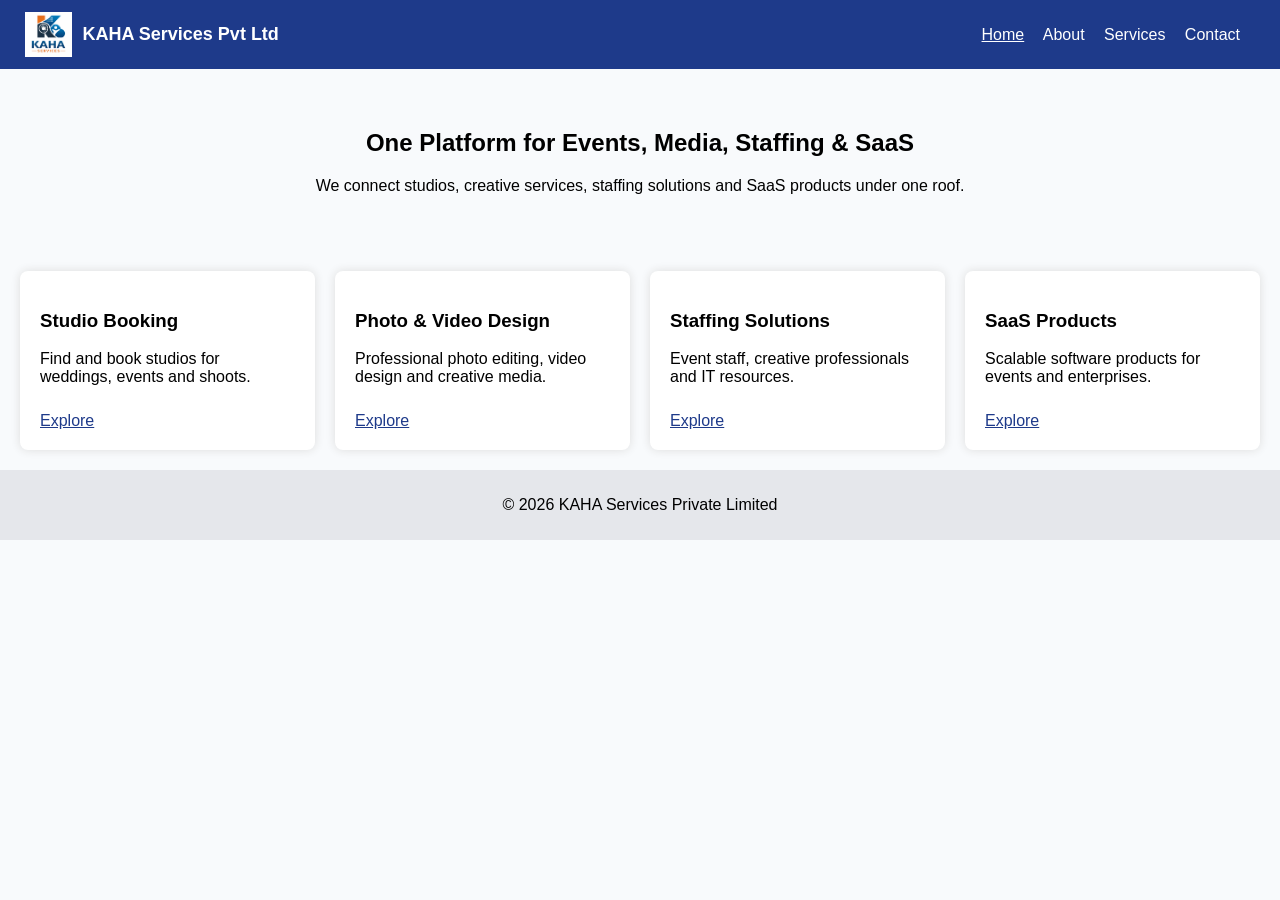
<file: index.html>
<!DOCTYPE html>
<html lang="en">
<head>
  <meta charset="UTF-8">
  <title>KAHA Services Private Limited</title>
  <link rel="stylesheet" href="css/style.css">
</head>
<body>

 <header class="navbar">
  <div class="logo">
    <img src="assets/images/kaha.png" alt="KAHA Logo">
    <span>KAHA Services Pvt Ltd</span>
  </div>

  <nav>
    <a href="index.html">Home</a>
    <a href="about.html">About</a>
    <a href="services.html" class="active">Services</a>
    <a href="contact.html">Contact</a>
  </nav>
</header>

<section class="hero">
  <h2>One Platform for Events, Media, Staffing & SaaS</h2>
  <p>We connect studios, creative services, staffing solutions and SaaS products under one roof.</p>
</section>

<section class="cards">
  <div class="card">
    <h3>Studio Booking</h3>
    <p>Find and book studios for weddings, events and shoots.</p>
    <a href="studios.html">Explore</a>
  </div>

  <div class="card">
    <h3>Photo & Video Design</h3>
    <p>Professional photo editing, video design and creative media.</p>
    <a href="media-design.html">Explore</a>
  </div>

  <div class="card">
    <h3>Staffing Solutions</h3>
    <p>Event staff, creative professionals and IT resources.</p>
    <a href="staffing.html">Explore</a>
  </div>

  <div class="card">
    <h3>SaaS Products</h3>
    <p>Scalable software products for events and enterprises.</p>
    <a href="saas.html">Explore</a>
  </div>
</section>

<footer>
  <p>© 2026 KAHA Services Private Limited</p>
</footer>

<script src="js/main.js"></script>
</body>
</html>
</file>
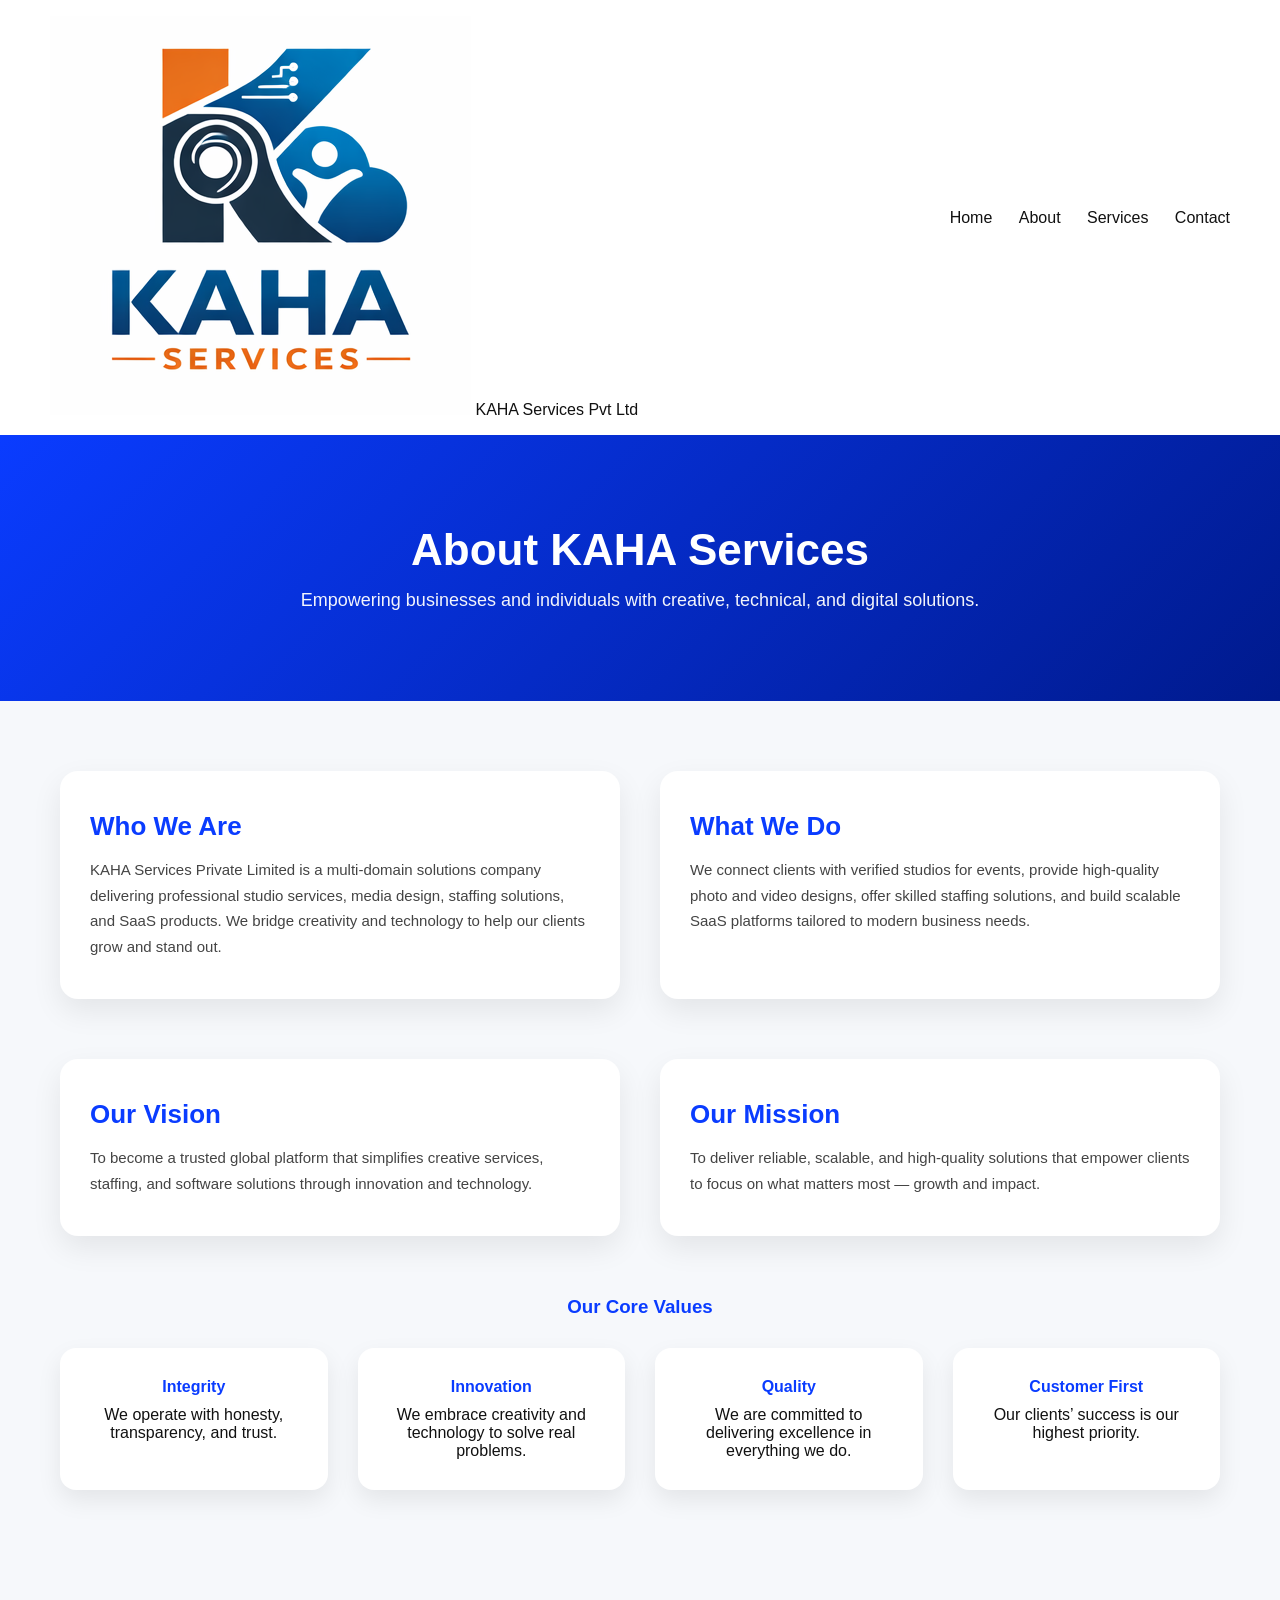
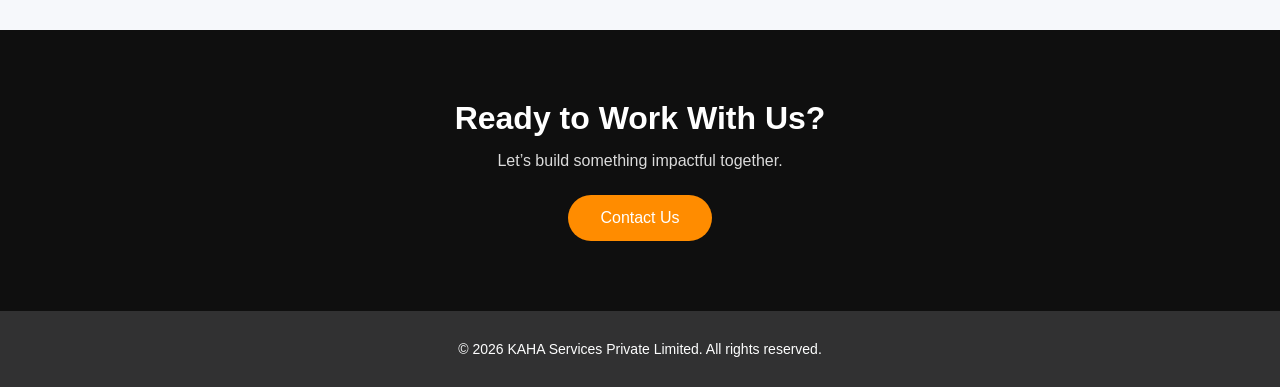
<file: about.html>
<!DOCTYPE html>
<html lang="en">
<head>
  <meta charset="UTF-8">
  <title>About Us | KAHA Services Pvt Ltd</title>
  <meta name="viewport" content="width=device-width, initial-scale=1.0">

  <style>
    :root {
      --primary: #0a3cff;
      --secondary: #ff8c00;
      --dark: #111;
      --light: #f6f8fb;
    }

    * {
      margin: 0;
      padding: 0;
      box-sizing: border-box;
      font-family: "Segoe UI", sans-serif;
    }

    body {
      background: var(--light);
      color: var(--dark);
    }

    header {
      background: white;
      padding: 16px 50px;
      display: flex;
      justify-content: space-between;
      align-items: center;
      box-shadow: 0 4px 12px rgba(0,0,0,0.06);
    }

    header h1 {
      color: var(--primary);
      font-weight: 700;
    }

    nav a {
      margin-left: 22px;
      text-decoration: none;
      color: var(--dark);
      font-weight: 500;
    }

    nav a:hover {
      color: var(--primary);
    }

    .hero {
      background: linear-gradient(135deg, #0a3cff, #001a8d);
      color: white;
      padding: 90px 20px;
      text-align: center;
    }

    .hero h2 {
      font-size: 44px;
      margin-bottom: 15px;
    }

    .hero p {
      font-size: 18px;
      max-width: 750px;
      margin: auto;
      opacity: 0.95;
    }

    .container {
      max-width: 1200px;
      margin: auto;
      padding: 70px 20px;
    }

    .about-section {
      display: grid;
      grid-template-columns: repeat(auto-fit, minmax(300px, 1fr));
      gap: 40px;
      margin-bottom: 60px;
    }

    .about-card {
      background: white;
      border-radius: 18px;
      padding: 40px 30px;
      box-shadow: 0 12px 30px rgba(0,0,0,0.08);
    }

    .about-card h3 {
      color: var(--primary);
      font-size: 26px;
      margin-bottom: 15px;
    }

    .about-card p {
      font-size: 15px;
      line-height: 1.7;
      color: #444;
    }

    .values {
      display: grid;
      grid-template-columns: repeat(auto-fit, minmax(250px, 1fr));
      gap: 30px;
    }

    .value-box {
      background: white;
      padding: 30px;
      border-radius: 16px;
      text-align: center;
      box-shadow: 0 10px 25px rgba(0,0,0,0.08);
      transition: transform 0.3s ease;
    }

    .value-box:hover {
      transform: translateY(-8px);
    }

    .value-box h4 {
      color: var(--primary);
      margin-bottom: 10px;
    }

    .cta {
      background: #0f0f0f;
      color: white;
      padding: 70px 20px;
      text-align: center;
      margin-top: 70px;
    }

    .cta h3 {
      font-size: 32px;
      margin-bottom: 15px;
    }

    .cta p {
      font-size: 16px;
      margin-bottom: 25px;
      opacity: 0.85;
    }

    .cta button {
      background: var(--secondary);
      border: none;
      padding: 14px 32px;
      font-size: 16px;
      color: white;
      border-radius: 40px;
      cursor: pointer;
    }

    .cta button:hover {
      background: #e67600;
    }

    footer {
      background: #000;
      color: white;
      padding: 30px;
      text-align: center;
      font-size: 14px;
      opacity: 0.8;
    }
  </style>
</head>

<body>

 <header class="navbar">
  <div class="logo">
    <img src="assets/images/kaha.png" alt="KAHA Logo">
    <span>KAHA Services Pvt Ltd</span>
  </div>

  <nav>
    <a href="index.html">Home</a>
    <a href="about.html">About</a>
    <a href="services.html" class="active">Services</a>
    <a href="contact.html">Contact</a>
  </nav>
</header>

<section class="hero">
  <h2>About KAHA Services</h2>
  <p>Empowering businesses and individuals with creative, technical, and digital solutions.</p>
</section>

<section class="container">

  <div class="about-section">
    <div class="about-card">
      <h3>Who We Are</h3>
      <p>
        KAHA Services Private Limited is a multi-domain solutions company delivering professional
        studio services, media design, staffing solutions, and SaaS products. We bridge creativity
        and technology to help our clients grow and stand out.
      </p>
    </div>

    <div class="about-card">
      <h3>What We Do</h3>
      <p>
        We connect clients with verified studios for events, provide high-quality photo and video
        designs, offer skilled staffing solutions, and build scalable SaaS platforms tailored to
        modern business needs.
      </p>
    </div>
  </div>

  <div class="about-section">
    <div class="about-card">
      <h3>Our Vision</h3>
      <p>
        To become a trusted global platform that simplifies creative services, staffing, and
        software solutions through innovation and technology.
      </p>
    </div>

    <div class="about-card">
      <h3>Our Mission</h3>
      <p>
        To deliver reliable, scalable, and high-quality solutions that empower clients to focus
        on what matters most — growth and impact.
      </p>
    </div>
  </div>

  <h3 style="text-align:center;color:#0a3cff;margin-bottom:30px;">Our Core Values</h3>
  <div class="values">
    <div class="value-box">
      <h4>Integrity</h4>
      <p>We operate with honesty, transparency, and trust.</p>
    </div>
    <div class="value-box">
      <h4>Innovation</h4>
      <p>We embrace creativity and technology to solve real problems.</p>
    </div>
    <div class="value-box">
      <h4>Quality</h4>
      <p>We are committed to delivering excellence in everything we do.</p>
    </div>
    <div class="value-box">
      <h4>Customer First</h4>
      <p>Our clients’ success is our highest priority.</p>
    </div>
  </div>

</section>

<section class="cta">
  <h3>Ready to Work With Us?</h3>
  <p>Let’s build something impactful together.</p>
  <button onclick="contactUs()">Contact Us</button>
</section>

<footer>
  © 2026 KAHA Services Private Limited. All rights reserved.
</footer>

<script>
  function contactUs() {
    window.location.href = "contact.html";
  }
</script>

</body>
</html>
</file>
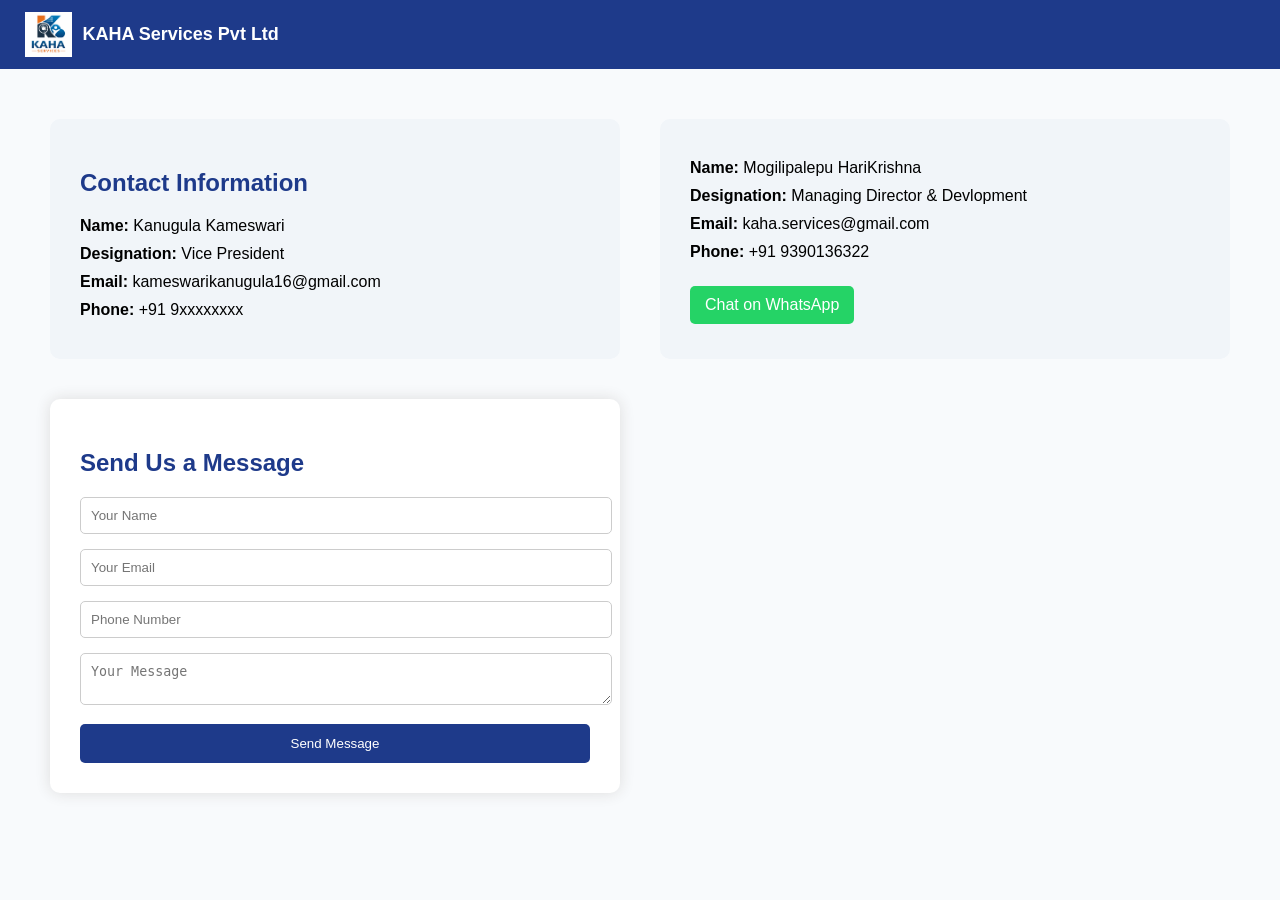
<file: contact.html>
<!DOCTYPE html>
<html>
<head>
  <title>Contact | KAHA Services</title>
  <link rel="stylesheet" href="css/style.css">
</head>
<body>

<header class="navbar">
  <div class="logo">
    <img src="assets/images/kaha.png">
    <span>KAHA Services Pvt Ltd</span>
  </div>
</header>

<section class="contact-container">
  <div class="contact-info">
    <h2>Contact Information</h2>
    <p><strong>Name:</strong> Kanugula Kameswari</p>
    <p> <strong>Designation:</strong> Vice President </p>
    <p><strong>Email:</strong> kameswarikanugula16@gmail.com</p>
    <p><strong>Phone:</strong> +91 9xxxxxxxx</p>
  </div>
  <div class="contact-info">
    <p><strong>Name:</strong> Mogilipalepu HariKrishna</p>
    <p> <strong>Designation:</strong> Managing Director & Devlopment </p>
    <p><strong>Email:</strong> kaha.services@gmail.com</p>
    <p><strong>Phone:</strong> +91 9390136322</p>

    <a class="whatsapp" href="https://wa.me/919390136322" target="_blank">
      Chat on WhatsApp
    </a>
  </div>

  

  <form class="contact-form" onsubmit="submitForm(event)">
    <h2>Send Us a Message</h2>

    <input type="text" placeholder="Your Name" required>
    <input type="email" placeholder="Your Email" required>
    <input type="tel" placeholder="Phone Number">
    <textarea placeholder="Your Message" required></textarea>

    <button type="submit">Send Message</button>
  </form>
</section>

<script src="js/main.js"></script>
</body>
</html>
</file>
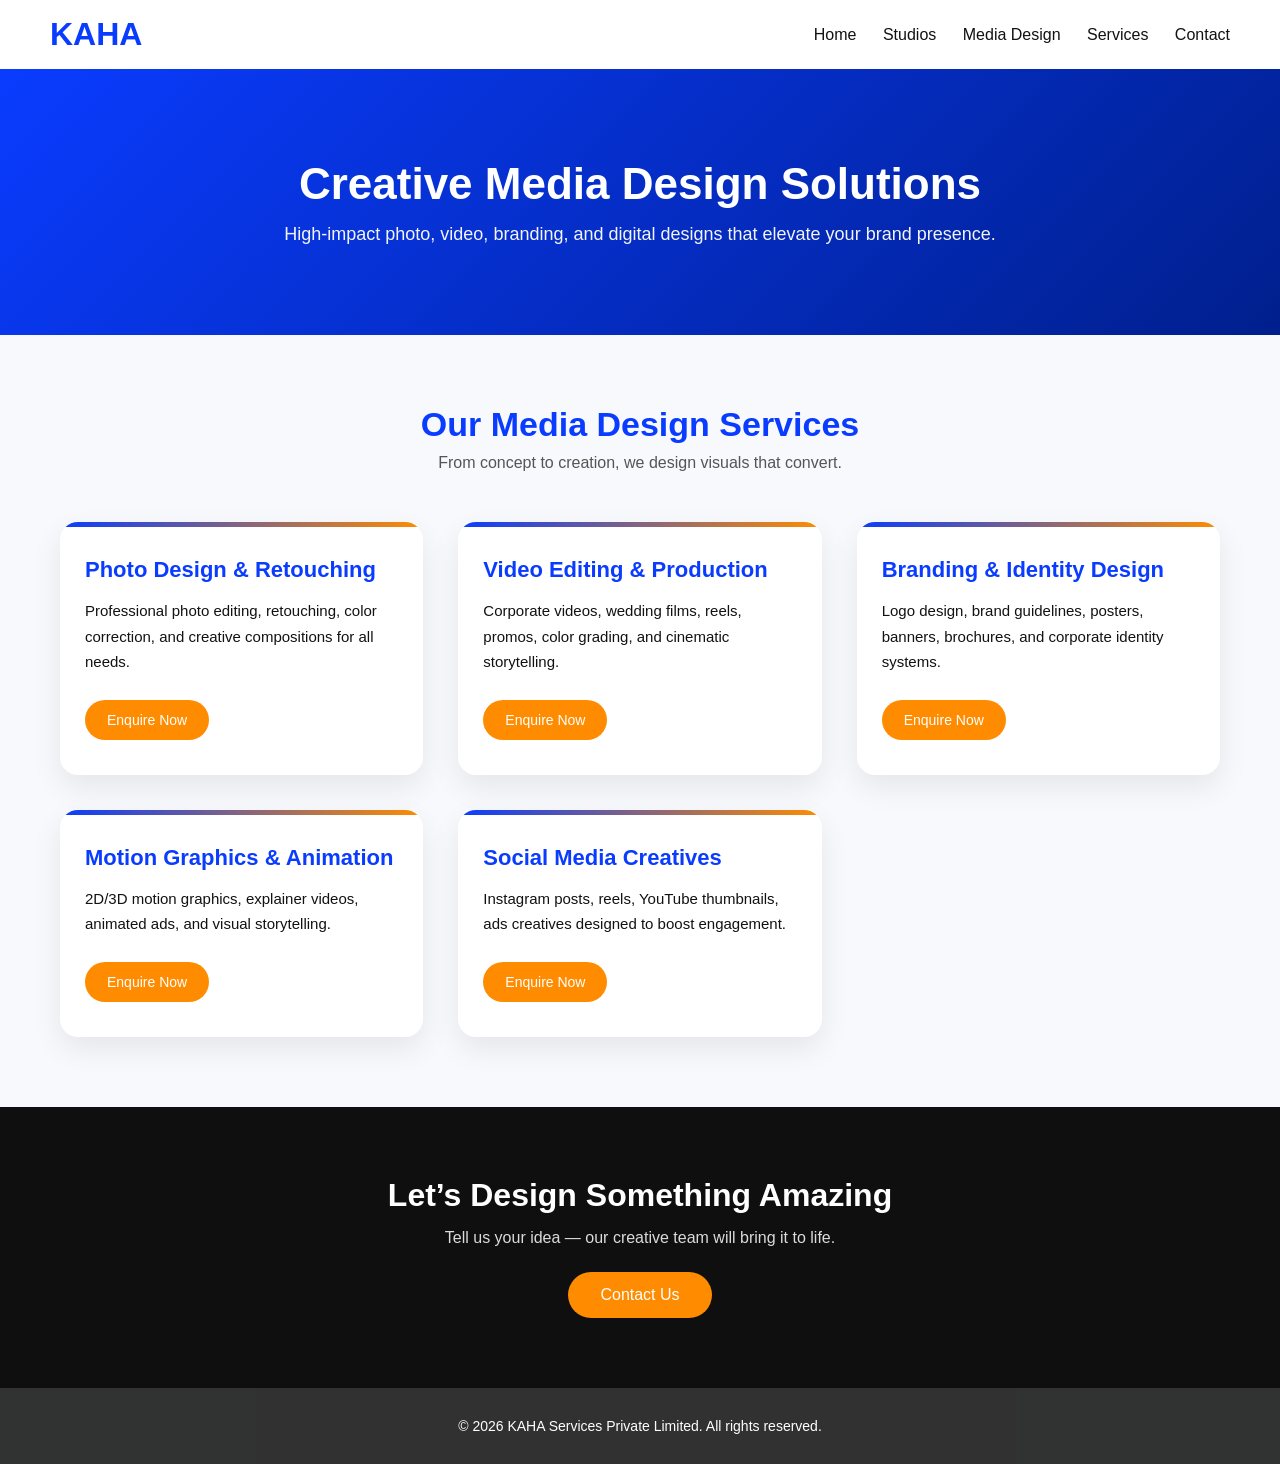
<file: media-design.html>
<!DOCTYPE html>
<html lang="en">
<head>
  <meta charset="UTF-8">
  <title>Media Design | KAHA Services Pvt Ltd</title>
  <meta name="viewport" content="width=device-width, initial-scale=1.0">

  <style>
    :root {
      --primary: #0a3cff;
      --secondary: #ff8c00;
      --dark: #121212;
      --light: #f7f9fc;
    }

    * {
      margin: 0;
      padding: 0;
      box-sizing: border-box;
      font-family: "Segoe UI", sans-serif;
    }

    body {
      background: var(--light);
      color: var(--dark);
    }

    header {
      background: #ffffff;
      padding: 16px 50px;
      display: flex;
      justify-content: space-between;
      align-items: center;
      box-shadow: 0 4px 12px rgba(0,0,0,0.06);
    }

    header h1 {
      color: var(--primary);
      font-weight: 700;
    }

    nav a {
      margin-left: 22px;
      text-decoration: none;
      color: var(--dark);
      font-weight: 500;
    }

    nav a:hover {
      color: var(--primary);
    }

    .hero {
      background: linear-gradient(135deg, #0a3cff, #001f8d);
      color: white;
      padding: 90px 20px;
      text-align: center;
    }

    .hero h2 {
      font-size: 44px;
      margin-bottom: 15px;
    }

    .hero p {
      font-size: 18px;
      max-width: 750px;
      margin: auto;
      opacity: 0.95;
    }

    .container {
      max-width: 1200px;
      margin: auto;
      padding: 70px 20px;
    }

    .section-title {
      text-align: center;
      margin-bottom: 50px;
    }

    .section-title h3 {
      font-size: 34px;
      color: var(--primary);
      margin-bottom: 10px;
    }

    .section-title p {
      font-size: 16px;
      color: #555;
    }

    .media-grid {
      display: grid;
      grid-template-columns: repeat(auto-fit, minmax(280px, 1fr));
      gap: 35px;
    }

    .media-card {
      background: white;
      border-radius: 18px;
      padding: 35px 25px;
      box-shadow: 0 12px 30px rgba(0,0,0,0.08);
      transition: transform 0.3s ease, box-shadow 0.3s ease;
      position: relative;
      overflow: hidden;
    }

    .media-card::before {
      content: "";
      position: absolute;
      top: 0;
      left: 0;
      width: 100%;
      height: 5px;
      background: linear-gradient(to right, var(--primary), var(--secondary));
    }

    .media-card:hover {
      transform: translateY(-10px);
      box-shadow: 0 18px 45px rgba(0,0,0,0.15);
    }

    .media-card h4 {
      font-size: 22px;
      color: var(--primary);
      margin-bottom: 15px;
    }

    .media-card p {
      font-size: 15px;
      line-height: 1.7;
      margin-bottom: 25px;
    }

    .media-card button {
      background: var(--secondary);
      color: white;
      border: none;
      padding: 12px 22px;
      border-radius: 30px;
      font-size: 14px;
      cursor: pointer;
    }

    .media-card button:hover {
      background: #e67600;
    }

    .cta {
      background: #0f0f0f;
      color: white;
      padding: 70px 20px;
      text-align: center;
    }

    .cta h3 {
      font-size: 32px;
      margin-bottom: 15px;
    }

    .cta p {
      font-size: 16px;
      margin-bottom: 25px;
      opacity: 0.85;
    }

    .cta button {
      background: var(--secondary);
      border: none;
      padding: 14px 32px;
      font-size: 16px;
      color: white;
      border-radius: 40px;
      cursor: pointer;
    }

    .cta button:hover {
      background: #e67600;
    }

    footer {
      background: #000;
      color: white;
      padding: 30px;
      text-align: center;
      font-size: 14px;
      opacity: 0.8;
    }
  </style>
</head>

<body>

<header>
  <h1>KAHA</h1>
  <nav>
    <a href="index.html">Home</a>
    <a href="studios.html">Studios</a>
    <a href="media-design.html">Media Design</a>
    <a href="services.html">Services</a>
    <a href="contact.html">Contact</a>
  </nav>
</header>

<section class="hero">
  <h2>Creative Media Design Solutions</h2>
  <p>High-impact photo, video, branding, and digital designs that elevate your brand presence.</p>
</section>

<section class="container">
  <div class="section-title">
    <h3>Our Media Design Services</h3>
    <p>From concept to creation, we design visuals that convert.</p>
  </div>

  <div class="media-grid">

    <div class="media-card">
      <h4>Photo Design & Retouching</h4>
      <p>Professional photo editing, retouching, color correction, and creative compositions for all needs.</p>
      <button onclick="enquire('Photo Design')">Enquire Now</button>
    </div>

    <div class="media-card">
      <h4>Video Editing & Production</h4>
      <p>Corporate videos, wedding films, reels, promos, color grading, and cinematic storytelling.</p>
      <button onclick="enquire('Video Editing')">Enquire Now</button>
    </div>

    <div class="media-card">
      <h4>Branding & Identity Design</h4>
      <p>Logo design, brand guidelines, posters, banners, brochures, and corporate identity systems.</p>
      <button onclick="enquire('Branding')">Enquire Now</button>
    </div>

    <div class="media-card">
      <h4>Motion Graphics & Animation</h4>
      <p>2D/3D motion graphics, explainer videos, animated ads, and visual storytelling.</p>
      <button onclick="enquire('Motion Graphics')">Enquire Now</button>
    </div>

    <div class="media-card">
      <h4>Social Media Creatives</h4>
      <p>Instagram posts, reels, YouTube thumbnails, ads creatives designed to boost engagement.</p>
      <button onclick="enquire('Social Media Design')">Enquire Now</button>
    </div>

  </div>
</section>

<section class="cta">
  <h3>Let’s Design Something Amazing</h3>
  <p>Tell us your idea — our creative team will bring it to life.</p>
  <button onclick="contactUs()">Contact Us</button>
</section>

<footer>
  © 2026 KAHA Services Private Limited. All rights reserved.
</footer>

<script>
  function enquire(service) {
    alert("Thank you for your interest in " + service + ". Our team will contact you soon!");
  }

  function contactUs() {
    window.location.href = "contact.html";
  }
</script>

</body>
</html>
</file>
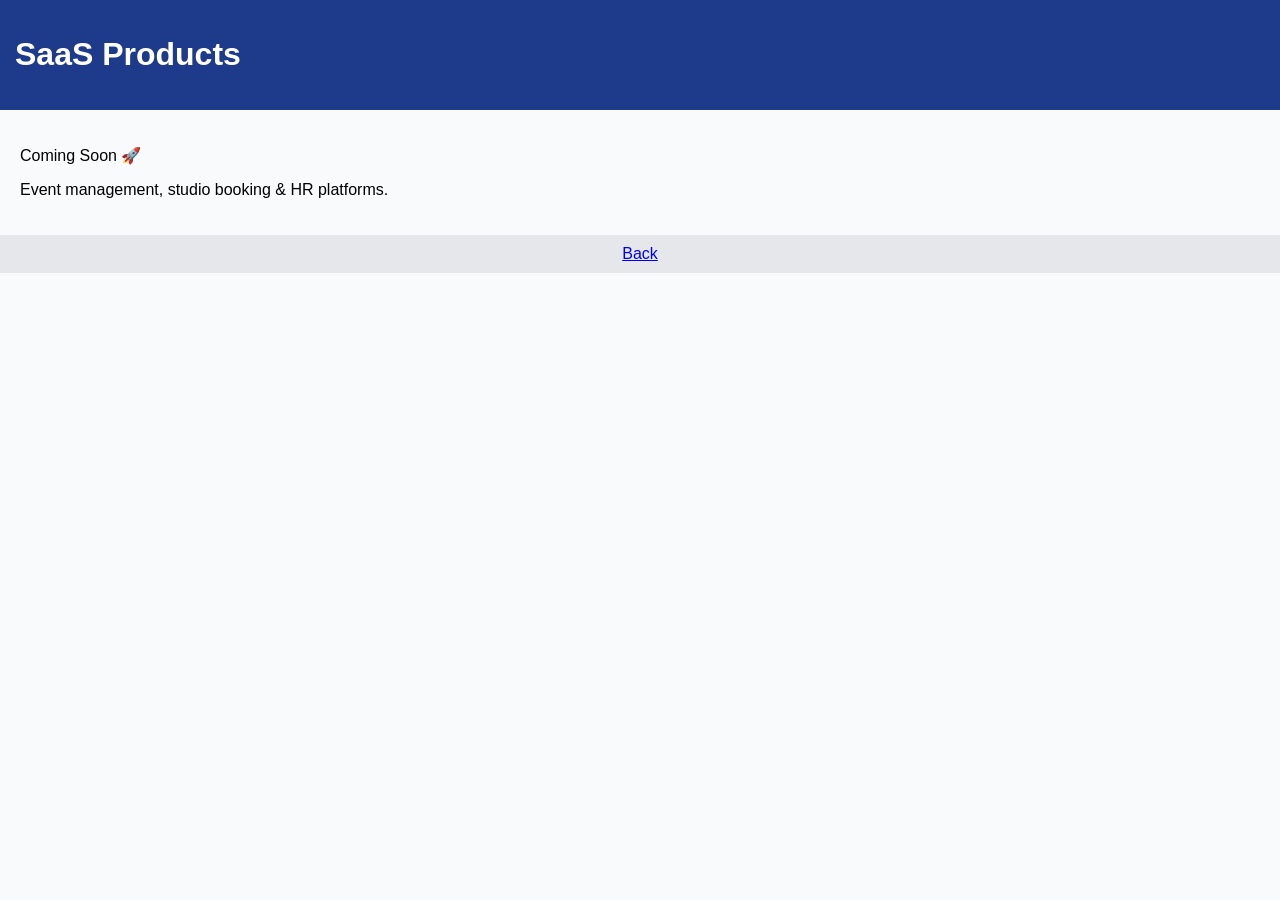
<file: saas.html>
<!DOCTYPE html>
<html>
<head>
  <title>SaaS | KAHA</title>
  <link rel="stylesheet" href="css/style.css">
</head>
<body>

<header><h1>SaaS Products</h1></header>

<section class="content">
  <p>Coming Soon 🚀</p>
  <p>Event management, studio booking & HR platforms.</p>
</section>

<footer><a href="services.html">Back</a></footer>

</body>
</html>
</file>
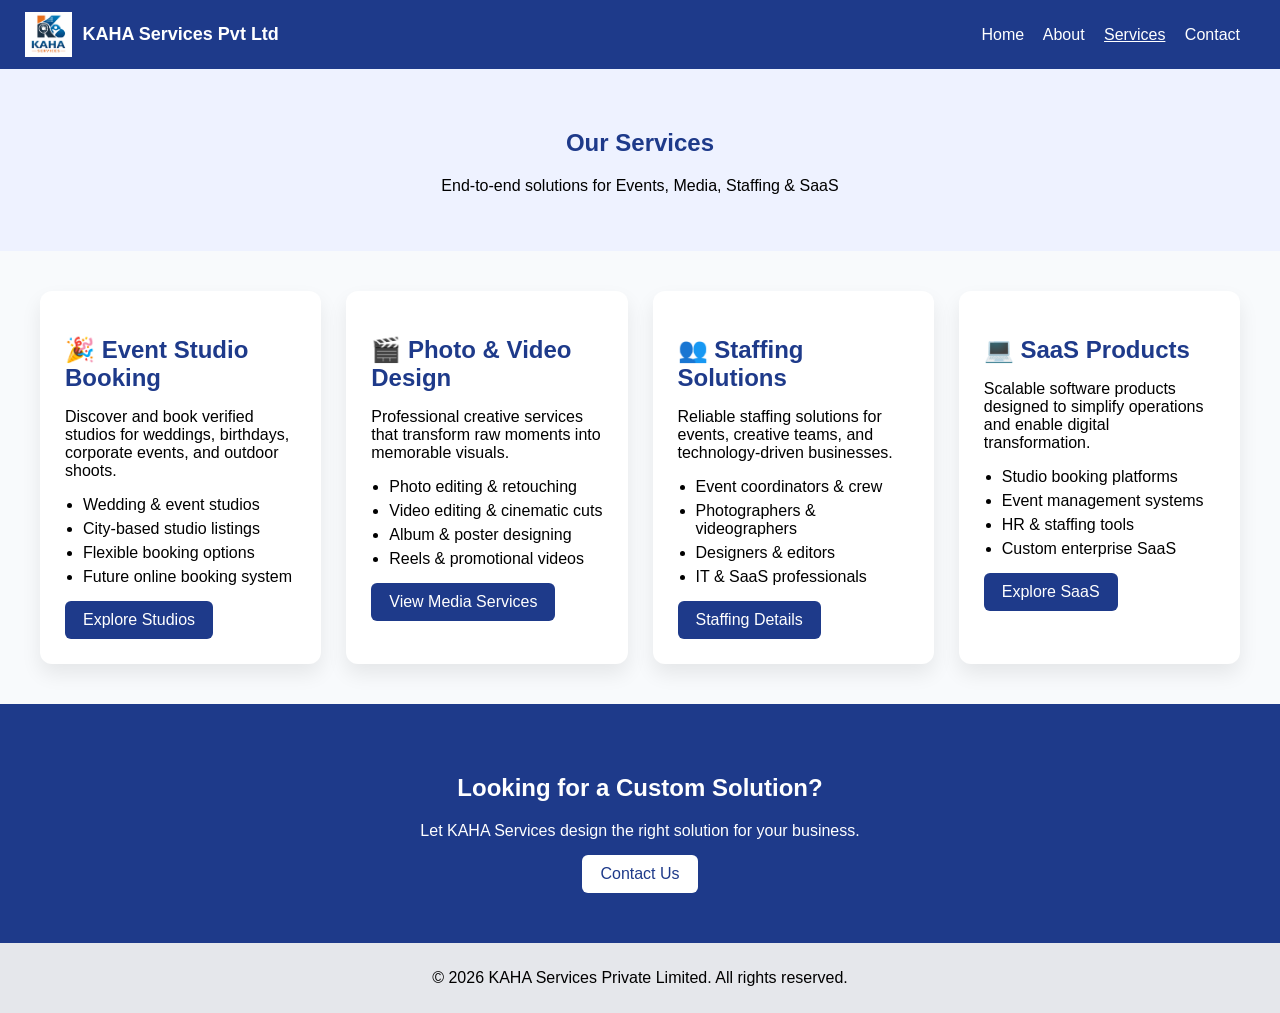
<file: services.html>
<!DOCTYPE html>
<html lang="en">
<head>
  <meta charset="UTF-8">
  <title>Our Services | KAHA Services Private Limited</title>
  <link rel="stylesheet" href="css/style.css">
</head>
<body>

<!-- NAVBAR -->
<header class="navbar">
  <div class="logo">
    <img src="assets/images/kaha.png" alt="KAHA Logo">
    <span>KAHA Services Pvt Ltd</span>
  </div>

  <nav>
    <a href="index.html">Home</a>
    <a href="about.html">About</a>
    <a href="services.html" class="active">Services</a>
    <a href="contact.html">Contact</a>
  </nav>
</header>

<!-- PAGE HEADER -->
<section class="page-header">
  <h1>Our Services</h1>
  <p>End-to-end solutions for Events, Media, Staffing & SaaS</p>
</section>

<!-- SERVICES GRID -->
<section class="services-advanced">

  <!-- Service 1 -->
  <div class="service-box">
    <h2>🎉 Event Studio Booking</h2>
    <p>
      Discover and book verified studios for weddings, birthdays,
      corporate events, and outdoor shoots.
    </p>
    <ul>
      <li>Wedding & event studios</li>
      <li>City-based studio listings</li>
      <li>Flexible booking options</li>
      <li>Future online booking system</li>
    </ul>
    <a href="studios.html" class="btn">Explore Studios</a>
  </div>

  <!-- Service 2 -->
  <div class="service-box">
    <h2>🎬 Photo & Video Design</h2>
    <p>
      Professional creative services that transform raw moments into
      memorable visuals.
    </p>
    <ul>
      <li>Photo editing & retouching</li>
      <li>Video editing & cinematic cuts</li>
      <li>Album & poster designing</li>
      <li>Reels & promotional videos</li>
    </ul>
    <a href="media-design.html" class="btn">View Media Services</a>
  </div>

  <!-- Service 3 -->
  <div class="service-box">
    <h2>👥 Staffing Solutions</h2>
    <p>
      Reliable staffing solutions for events, creative teams,
      and technology-driven businesses.
    </p>
    <ul>
      <li>Event coordinators & crew</li>
      <li>Photographers & videographers</li>
      <li>Designers & editors</li>
      <li>IT & SaaS professionals</li>
    </ul>
    <a href="staffing.html" class="btn">Staffing Details</a>
  </div>

  <!-- Service 4 -->
  <div class="service-box">
    <h2>💻 SaaS Products</h2>
    <p>
      Scalable software products designed to simplify operations
      and enable digital transformation.
    </p>
    <ul>
      <li>Studio booking platforms</li>
      <li>Event management systems</li>
      <li>HR & staffing tools</li>
      <li>Custom enterprise SaaS</li>
    </ul>
    <a href="saas.html" class="btn">Explore SaaS</a>
  </div>

</section>

<!-- CTA SECTION -->
<section class="services-cta">
  <h2>Looking for a Custom Solution?</h2>
  <p>Let KAHA Services design the right solution for your business.</p>
  <a href="contact.html" class="btn btn-light">Contact Us</a>
</section>

<!-- FOOTER -->
<footer>
  <p>© 2026 KAHA Services Private Limited. All rights reserved.</p>
</footer>

</body>
</html>
</file>
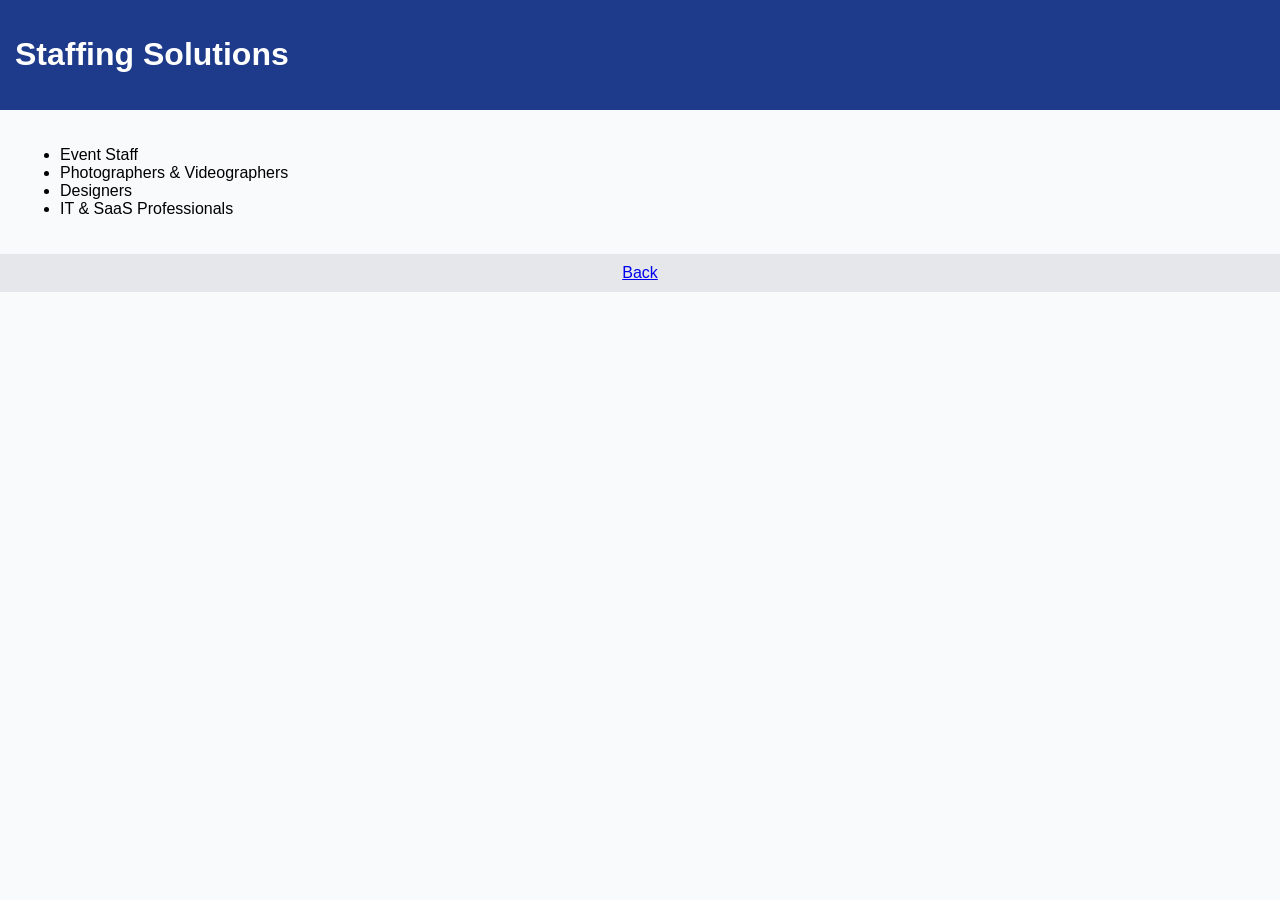
<file: staffing.html>
<!DOCTYPE html>
<html>
<head>
  <title>Staffing | KAHA</title>
  <link rel="stylesheet" href="css/style.css">
</head>
<body>

<header><h1>Staffing Solutions</h1></header>

<section class="content">
  <ul>
    <li>Event Staff</li>
    <li>Photographers & Videographers</li>
    <li>Designers</li>
    <li>IT & SaaS Professionals</li>
  </ul>
</section>

<footer><a href="services.html">Back</a></footer>

</body>
</html>
</file>
<file: css/style.css>
body {
  font-family: Arial, sans-serif;
  margin: 0;
  background: #f8fafc;
}

header {
  background: #1e3a8a;
  color: white;
  padding: 15px;
}

nav a {
  color: white;
  margin-right: 15px;
  text-decoration: none;
}

.hero {
  padding: 40px;
  text-align: center;
}

.cards {
  display: grid;
  grid-template-columns: repeat(auto-fit, minmax(220px, 1fr));
  gap: 20px;
  padding: 20px;
}

.card {
  background: white;
  padding: 20px;
  border-radius: 8px;
  box-shadow: 0 0 10px #ddd;
}

.card a {
  display: inline-block;
  margin-top: 10px;
  color: #1e3a8a;
}

.content {
  padding: 20px;
}

footer {
  text-align: center;
  padding: 10px;
  background: #e5e7eb;
}
.navbar {
  display: flex;
  justify-content: space-between;
  align-items: center;
  background: #1e3a8a;
  padding: 12px 25px;
}

.logo {
  display: flex;
  align-items: center;
  gap: 10px;
  color: white;
  font-weight: bold;
  font-size: 18px;
}

.logo img {
  height: 45px;
}
.contact-container {
  display: grid;
  grid-template-columns: 1fr 1fr;
  gap: 40px;
  padding: 50px;
}

.contact-info {
  background: #f1f5f9;
  padding: 30px;
  border-radius: 10px;
}

.contact-info h2 {
  color: #1e3a8a;
}

.contact-info p {
  margin: 10px 0;
}

.whatsapp {
  display: inline-block;
  margin-top: 15px;
  background: #25d366;
  color: white;
  padding: 10px 15px;
  text-decoration: none;
  border-radius: 5px;
}

.contact-form {
  background: white;
  padding: 30px;
  border-radius: 10px;
  box-shadow: 0 0 15px #ddd;
}

.contact-form h2 {
  margin-bottom: 20px;
  color: #1e3a8a;
}

.contact-form input,
.contact-form textarea {
  width: 100%;
  padding: 10px;
  margin-bottom: 15px;
  border: 1px solid #ccc;
  border-radius: 5px;
}

.contact-form button {
  background: #1e3a8a;
  color: white;
  border: none;
  padding: 12px;
  width: 100%;
  border-radius: 5px;
  cursor: pointer;
}

@media (max-width: 768px) {
  .contact-container {
    grid-template-columns: 1fr;
  }
}

.page-header {
  text-align: center;
  padding: 40px 20px;
  background: #eef2ff;
}

.page-header h1 {
  color: #1e3a8a;
}

.services-advanced {
  display: grid;
  grid-template-columns: repeat(auto-fit, minmax(280px, 1fr));
  gap: 25px;
  padding: 40px;
}

.service-box {
  background: white;
  padding: 25px;
  border-radius: 12px;
  box-shadow: 0 10px 20px rgba(0,0,0,0.08);
}

.service-box h2 {
  color: #1e3a8a;
  margin-bottom: 10px;
}

.service-box ul {
  padding-left: 18px;
  margin: 15px 0;
}

.service-box li {
  margin-bottom: 6px;
}

.btn {
  display: inline-block;
  background: #1e3a8a;
  color: white;
  padding: 10px 18px;
  border-radius: 6px;
  text-decoration: none;
}

.btn-light {
  background: white;
  color: #1e3a8a;
}

.services-cta {
  text-align: center;
  padding: 50px 20px;
  background: #1e3a8a;
  color: white;
}

.services-cta p {
  margin: 15px 0;
}

nav a.active {
  text-decoration: underline;
}
</file>
